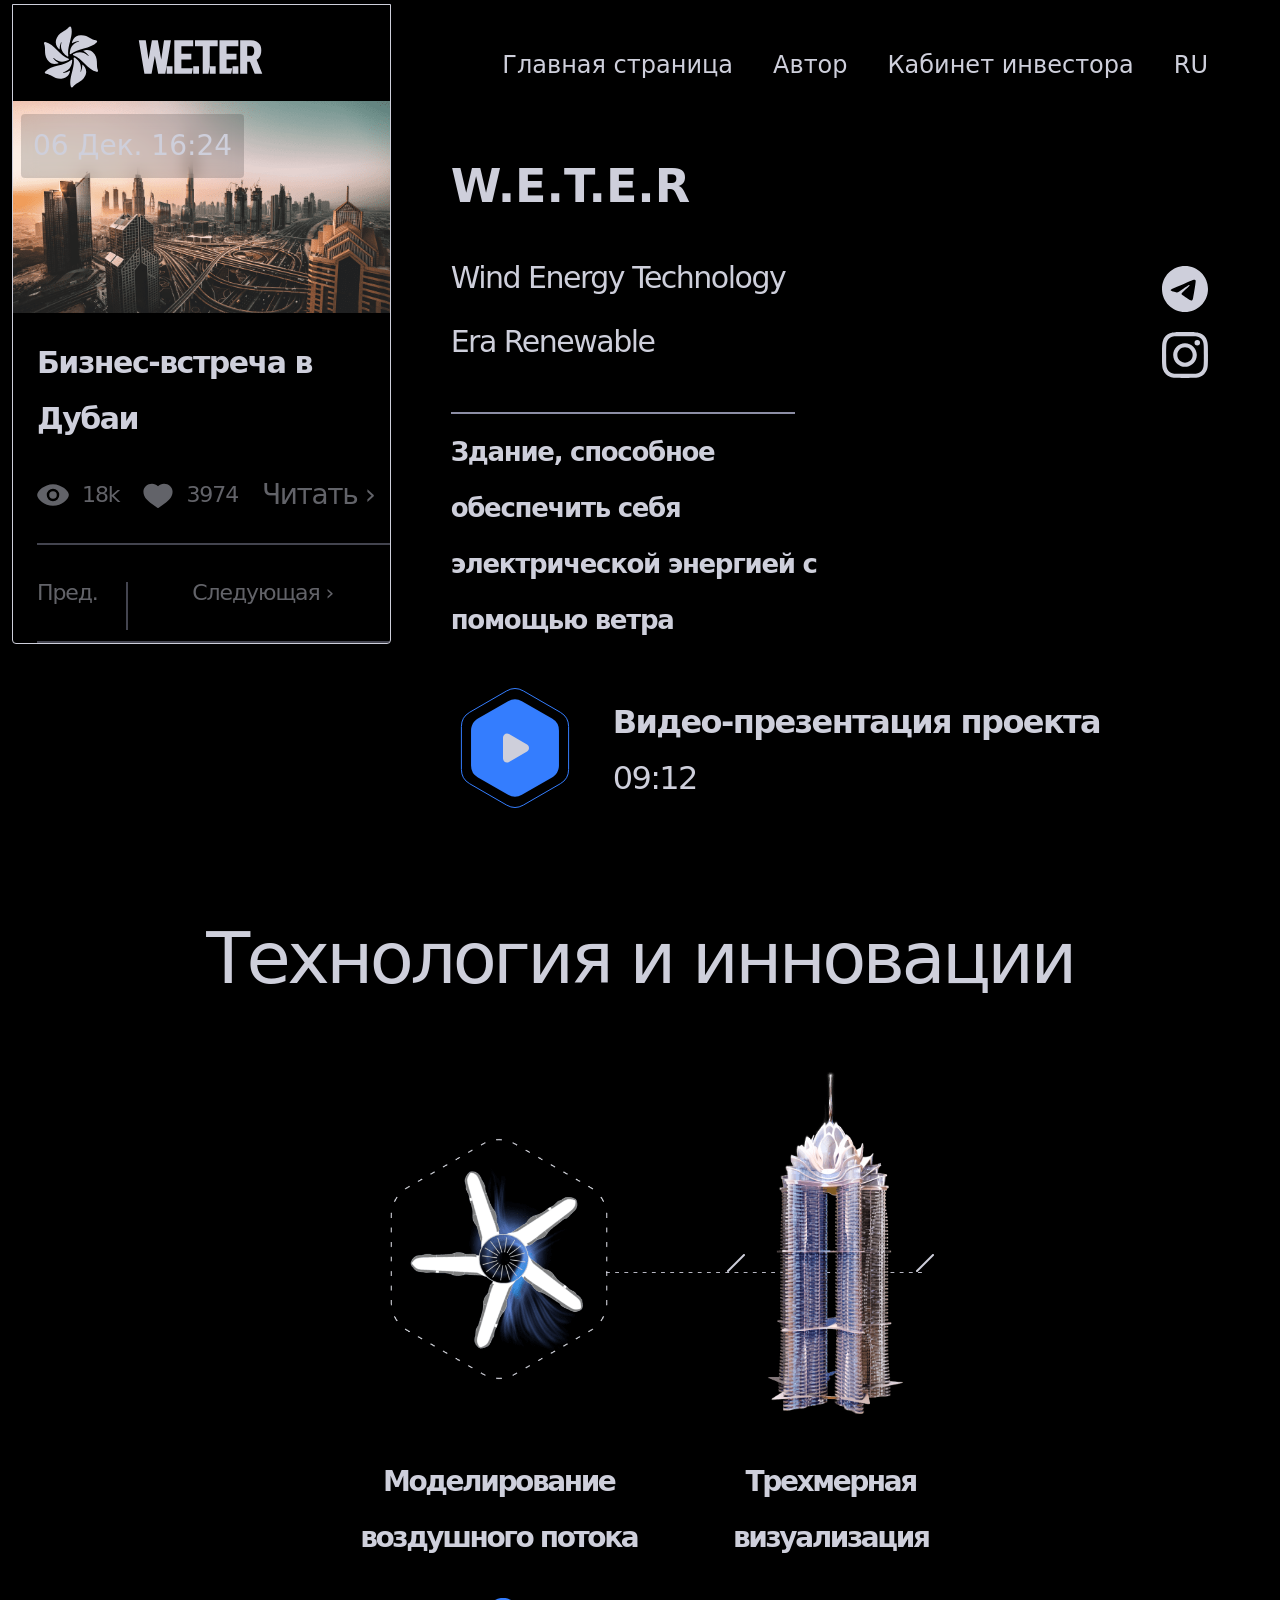
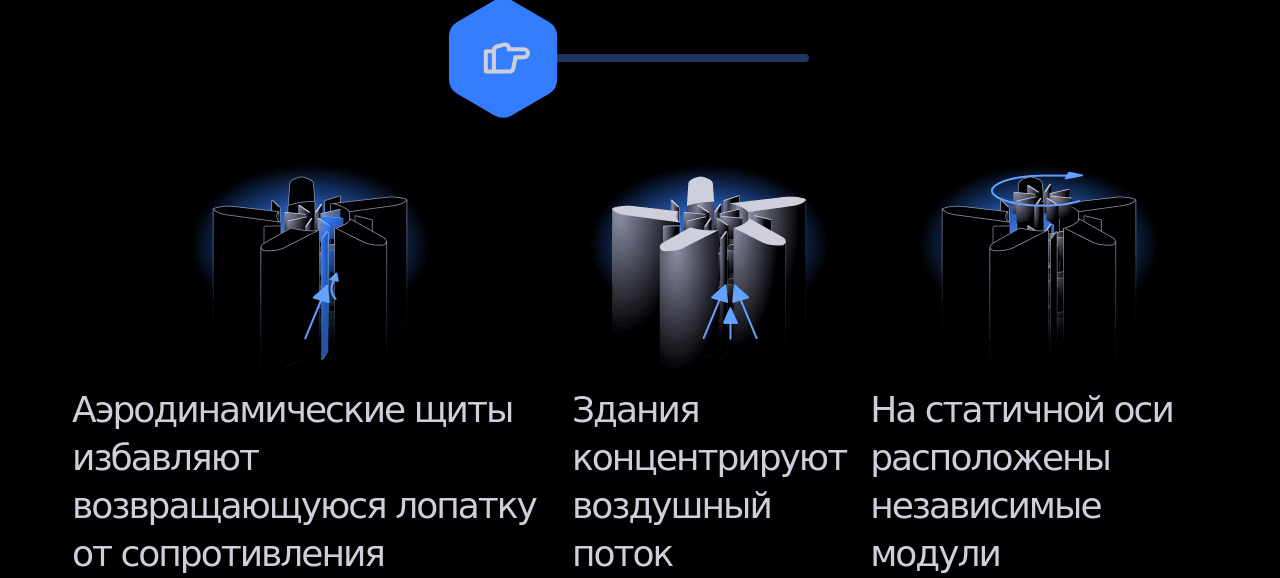
<file: index.html>
<!doctype html>
<html lang="en" class="no-js">
  <head>
    <meta charset="utf-8">
    <meta name="viewport" content="width=device-width,initial-scale=0.1">
    <meta name="google" content="notranslate">
    <meta name="format-detection" content="telephone=no">

    <title>W.E.T.E.R</title>
    <meta name="description" content="">
    <meta name="keywords" content="">

    <script>
      var docElement = document.documentElement;
      docElement.className = docElement.className.replace(/\bno-js\b/, '') + ' js';
    </script>

    

    <link rel="stylesheet" href="css/style.min.css?v=1688706337300">

  </head>
  <body>
    <div class="wrapper">
      <div class="container top">
  <div class="top__bg">
    <img src="../img/hero.png" alt="" class="top__bg-first">
    <img src="../img/hero-swap.png" alt="" class="top__bg-swap">
  </div>
    <header class="container header">
    <ul class="header__list">
      <li class="header__list-item header__list-item--logo undotted"><a href="#" class="header__list-link"><img src="./img/logo.svg" alt="bun company W.E.T.E.R" class="header__list-img"></a></li>
      <li class="header__list-item undotted"><a href="#" class="header__list-link"><img src="./img/logo-text.svg" alt="bun company W.E.T.E.R" class="header__list-img"></a></li>
      <li class="header__list-item header__list-item--main header__list-item--hidden undotted"><a href="#" class="header__list-link">Главная страница</a></li>
      <li class="header__list-item header__list-item--hidden undotted"><a href="#" class="header__list-link">Автор</a></li>
      <li class="header__list-item header__list-item--hidden undotted"><a href="#" class="header__list-link">Кабинет инвестора</a></li>
      <li class="header__list-item header__list-item--hidden undotted"><a href="#" class="header__list-link">RU</a></li>
      <li class="header__list-item header__list-item header__list-item--btn undotted"><button class="header__list-btn header__list-btn--js"></button></li>
    </ul>
  </header>
    <section class="container main">
    <div class="news">
      <div class="news__hero">
        <p class="news__hero-text">06 Дек. 16:24</p>
        <img src="./img/tangonan.png" alt="" class="news__hero-img">
      </div>
      <div class="news__info">
        <a href="#" class="news__info-title">Бизнес-встреча в Дубаи</a>
        <ul class="news__info-list news__info-list--top">
          <li class="news__info-item undotted"><img src="./img/eye.svg" alt="" class="news__info-img"><a href="#" class="news__info-link">18k</a></li>
          <li class="news__info-item undotted"><img src="./img/heart.svg" alt="" class="news__info-img"><a href="#" class="news__info-link">3974</a></li>
          <li class="news__info-item undotted"><a href="#" class="news__info-link news__info-link--read">Читать ›</a></li>
        </ul>
        <ul class="news__info-list news__info-list--nav">
          <li class="news__info-item--prev undotted"><a href="#" class="news__info-link news__info-link--prev">Пред.</a></li>
          <li class="news__info-item--next undotted"><a href="#" class="news__info-link">Следующая ›</a></li>
        </ul>
      </div>
    </div>
    <div class="banner">
      <div class="banner__top">
        <div>
          <p class="banner__text">W.E.T.E.R</p>
          <h1 class="banner__title">Wind Energy Technology
            Era Renewable</h1>
          <p class="banner__subtext">Здание, способное обеспечить себя электрической энергией с помощью ветра</p>
        </div>
        <div class="banner__social">
          <a class="banner__social-link" href="#"><img src="./img/tg.svg" alt="" class="banner__social-img"></a>
          <a class="banner__social-link" href="#"><img src="./img/inst.svg" alt="" class="banner__social-img"></a>
        </div>
      </div>
      <div class="banner__play">
        <a href="https://www.youtube.com/watch?v=URt5RjFAYaA&list=TLGG7E_F9DtfyJAxOTA2MjAyMw"><img src="./img/play.svg" alt=""></a>
        <ul class="banner__play-list">
          <li class="banner__play-item undotted"><p class="banner__play-text">Видео-презентация проекта</p></li>
          <li class="banner__play-item undotted"><p class="banner__play-text banner__play-text--time">09:12</p></li>
        </ul>
      </div>
    </div>
  </section>
  </div>
      <main>
        <section class="demonstration">
    <h2 class="demonstration__title">Технология и инновации</h2>
    <ul class="demonstration__list">
      <li class="demonstration__list-item undotted">
        <div class="demonstration__list-inner">
          <img src="./img/propeller.png" alt="" class="demonstration__list-img demonstration__list-img--propeller">
          <img src="./img/dotted.svg" alt="" class="demonstration__list-img demonstration__list-img--dotted">
        </div>
        <p class="demonstration__list-text">Моделирование воздушного потока</p>
      </li>
      <li class="demonstration__list-item undotted">
        <div class="demonstration__list-inner">
          <img src="./img/swif-left.svg" alt="">
          <img src="./img/building.png" alt="" class="demonstration__list-img demonstration__list-img--building">
          <img src="./img/swif-right.svg" alt="">
        </div>
        <p class="demonstration__list-text">Трехмерная визуализация</p>
      </li>
    </ul>
    <div class="demonstration__slide">
      <div class="demonstration__slide-track"></div>
      <div class="demonstration__slide-wrapper">
        <div class="demonstration__slide-inner">
          <img src="./img/hexagon.svg" alt="" class="demonstration__slide-hexagon">
          <img src="./img/Finger.svg" alt="" class="demonstration__slide-finger">
        </div>
      </div>
    </div>
  </section>
        <section class="container illustration">
    <ul class="illustration__list">
      <li class="illustration__list-item undotted">
        <img src="./img/Illustration.png" alt="" class="illustration__list-img">
        <p class="illustration__list-text">Аэродинамические щиты избавляют возвращающуюся лопатку от сопротивления</p>
      </li>
      <li class="illustration__list-item undotted">
        <img src="./img/Illustration2.png" alt="" class="illustration__list-img">
        <p class="illustration__list-text">Здания концентрируют воздушный поток</p>
      </li>
      <li class="illustration__list-item undotted">
        <img src="./img/Illustration3.png" alt="" class="illustration__list-img">
        <p class="illustration__list-text">На статичной оси расположены независимые модули</p>
      </li>
    </ul>
  </section>
      </main>
    </div>
    <script src="js/app.js" defer="defer"></script>
  </body>
</html>
</file>
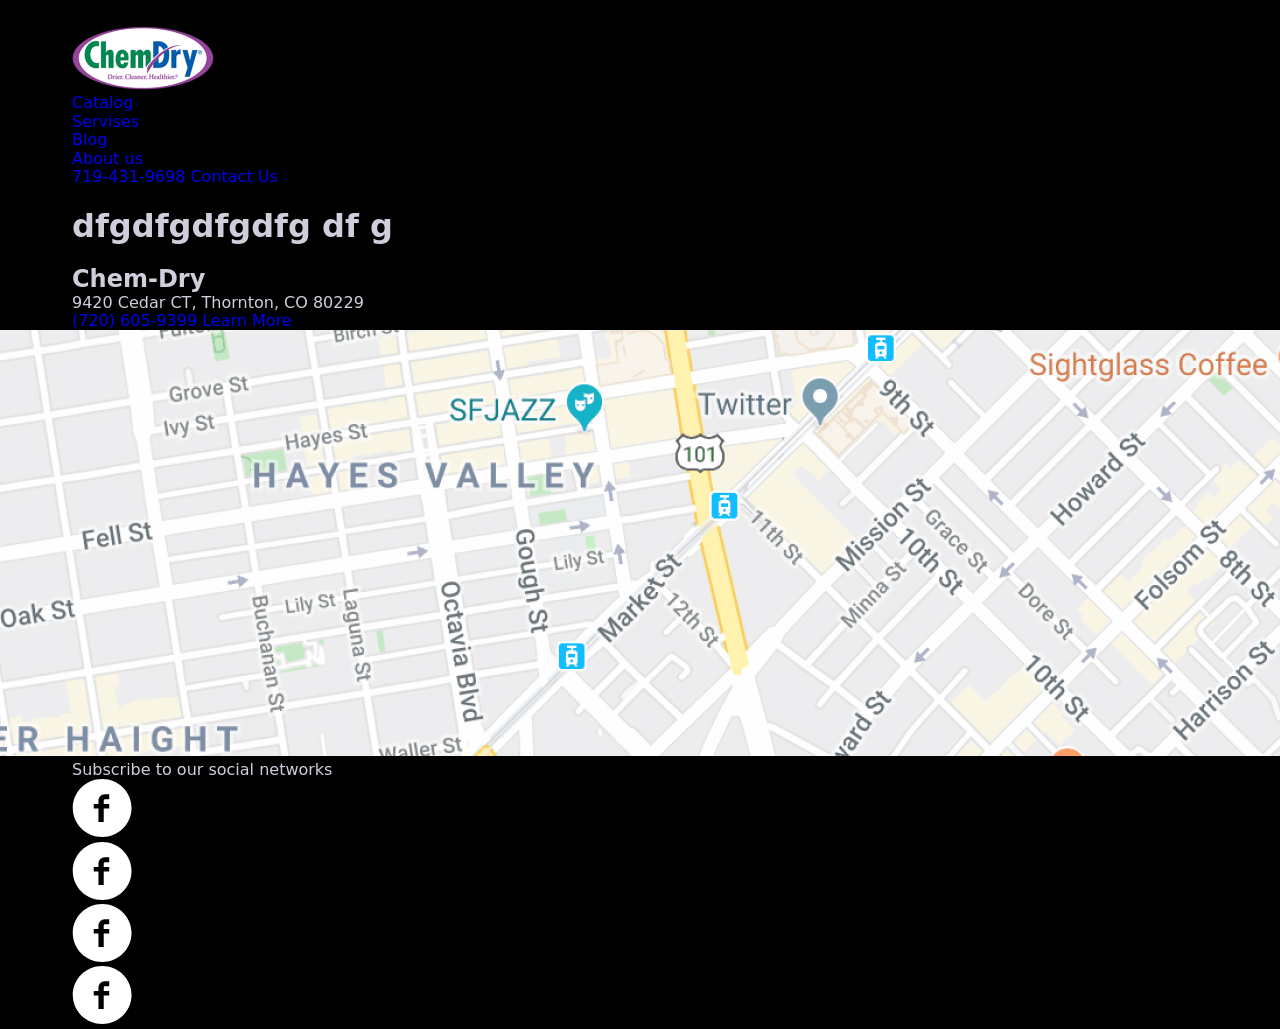
<file: bootstrap.html>
<!doctype html>
<html lang="en" class="no-js">
  <head>
    <meta charset="utf-8">
    <meta name="viewport" content="width=device-width">
    <meta name="google" content="notranslate">
    <meta name="format-detection" content="telephone=no">

    <title>DL Academy</title>
    <meta name="description" content="">
    <meta name="keywords" content="">

    <script>
      var docElement = document.documentElement;
      docElement.className = docElement.className.replace(/\bno-js\b/, '') + ' js';
    </script>

    

    <link rel="stylesheet" href="css/style.min.css?v=1667317847941">

  </head>
  <body>
    
    
	<header class="header container">
		<a href="/">
			<img src="img/logo.png" alt="">
		</a>
		<nav class="header-menu">
			<ul class="undotted header-list">
				<li>
					<a href="#" class="header-link">Catalog</a>
				</li>
				<li>
					<a href="#">Servises</a>
				</li>
				<li>
					<a href="#">Blog</a>
				</li>
				<li>
					<a href="#">About us</a>
				</li>
			</ul>
		</nav>
		<a href="tel:7194319698">719-431-9698</a>
		<a href="contact.html" class="button">Contact Us</a>
	</header>

	<main class="container">
        
        <h1>dfgdfgdfgdfg df g</h1>

	</main>
	<article class="map">
		<div class="container">
			<div class="map-wrapper">
				<h2>Chem-Dry</h2>
				<p>9420 Cedar CT, Thornton, CO 80229</p>
				<a href="tel:7206059399">(720) 605-9399</a>
				<a href="#" class="button button-secondary">Learn More</a>
			</div>
			
		</div>
		<img src="img/map.jpg" alt="" class="map-img">
	</article>

	<footer class="footer">
		<div class="container footer-wrapper">
			<p>Subscribe to our social networks</p>
			<ul class="undotted footer-social">
				<li>
					<a href="#">
						<img src="img/fb.svg" alt="">
					</a>
				</li>
				<li>
					<a href="#">
						<img src="img/fb.svg" alt="">
					</a>
				</li>
				<li>
					<a href="#">
						<img src="img/fb.svg" alt="">
					</a>
				</li>
				<li>
					<a href="#">
						<img src="img/fb.svg" alt="">
					</a>
				</li>
			</ul>
		</div>
		
	</footer>
  </body>
</html>
</file>
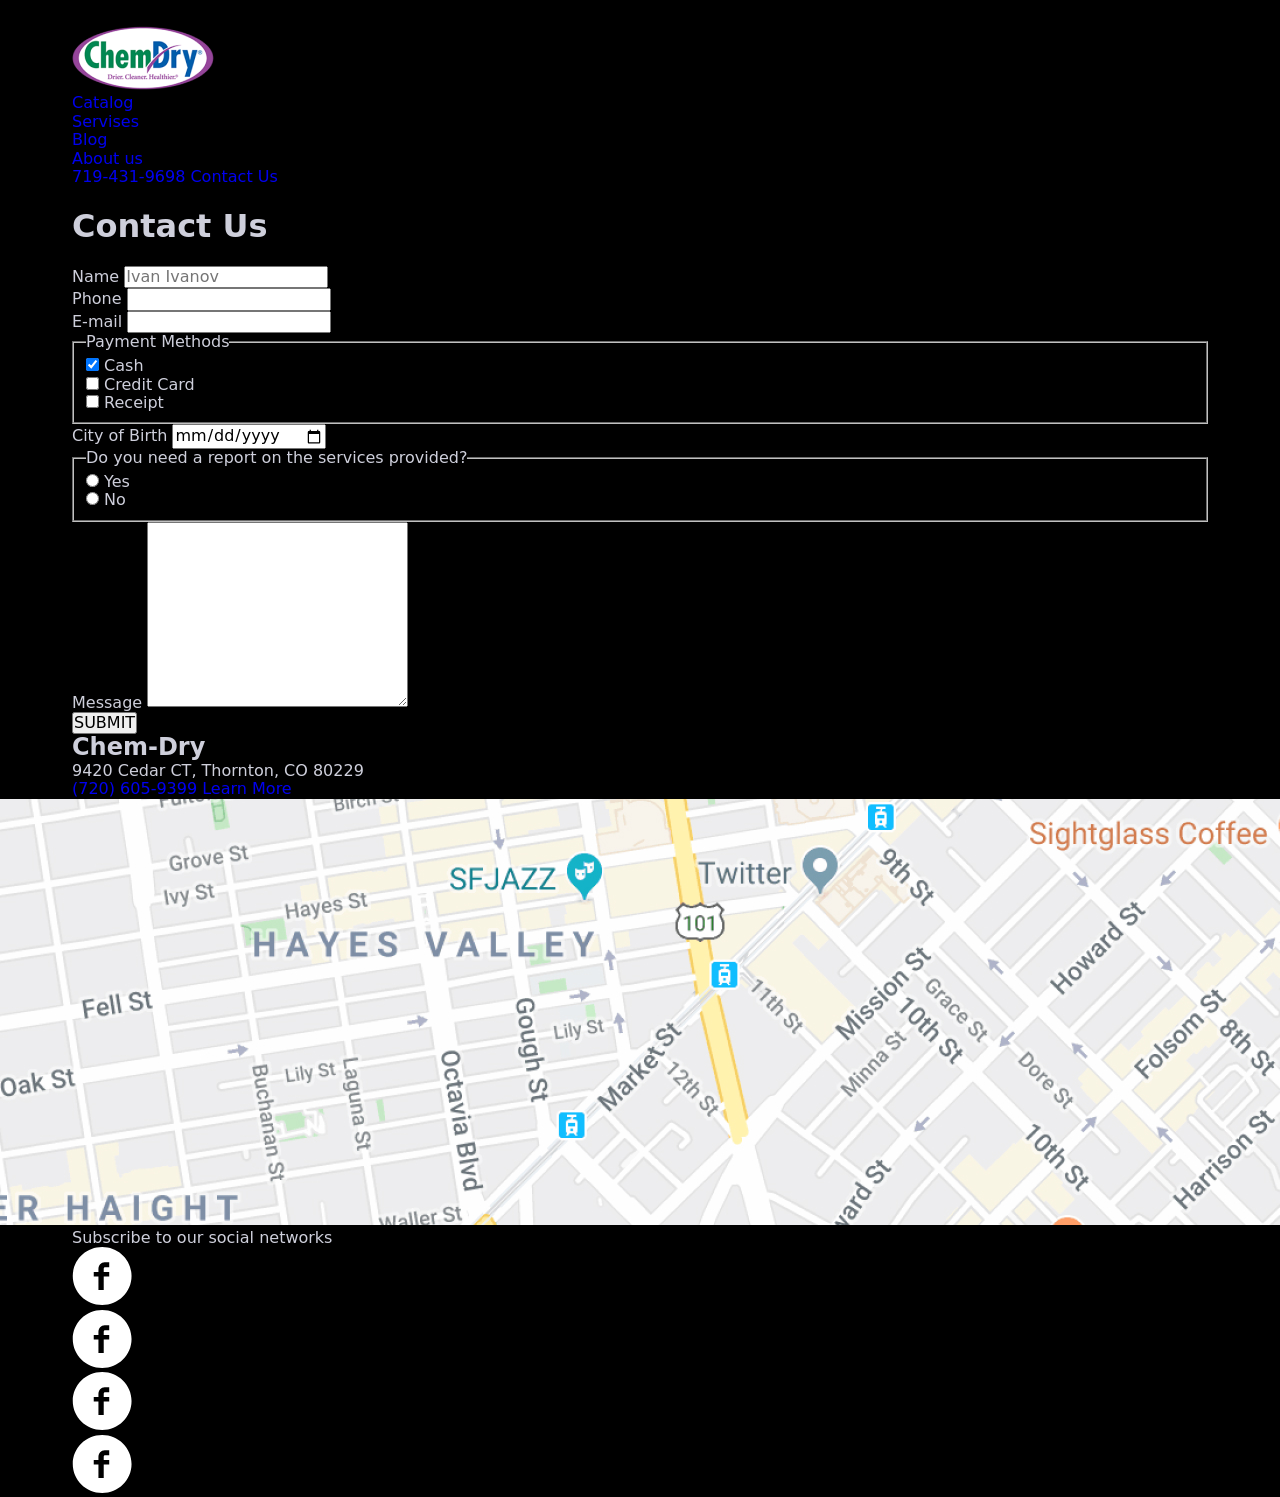
<file: contact.html>
<!doctype html>
<html lang="en" class="no-js">
  <head>
    <meta charset="utf-8">
    <meta name="viewport" content="width=device-width">
    <meta name="google" content="notranslate">
    <meta name="format-detection" content="telephone=no">

    <title>DL Academy</title>
    <meta name="description" content="">
    <meta name="keywords" content="">

    <script>
      var docElement = document.documentElement;
      docElement.className = docElement.className.replace(/\bno-js\b/, '') + ' js';
    </script>

    

    <link rel="stylesheet" href="css/style.min.css?v=1667317847941">

  </head>
  <body>
    
    
	<header class="header container">
		<a href="/">
			<img src="img/logo.png" alt="">
		</a>
		<nav class="header-menu">
			<ul class="undotted header-list">
				<li>
					<a href="#" class="header-link">Catalog</a>
				</li>
				<li>
					<a href="#">Servises</a>
				</li>
				<li>
					<a href="#">Blog</a>
				</li>
				<li>
					<a href="#">About us</a>
				</li>
			</ul>
		</nav>
		<a href="tel:7194319698">719-431-9698</a>
		<a href="contact.html" class="button">Contact Us</a>
	</header>

	<main class="container">
        <section>
            <h1 class="contact-title">Contact  Us</h1>
			<form action="#" class="contact-form">
				<div class="field-2-column">
					<div class="label-wrapper">
						<label for="input-name" class="">Name</label>
						<input type="text" id="input-name" class="" placeholder="Ivan Ivanov">
						
					</div>
					<div class="label-wrapper">
						<label for="input-phone" class="">Phone</label>
						<input type="tel" id="input-phone" class="">
					</div>
				</div>

				<label class="label-wrapper">
					<span>E-mail</span>
					<input type="email" class="">
				</label>

				<fieldset>
					<legend>Payment Methods</legend>
					<ul class="undotted contact-list">
						<li>
							<input type="checkbox" id="input-cash" class="checkbox-input" checked="checked">
							<label for="input-cash" class="checkbox-label">Сash</label>
						</li>
						<li>
							<input type="checkbox" id="input-card" class="checkbox-input">
							<label for="input-card" class="checkbox-label">Сredit Сard</label>
						</li>
						<li>
							<label class="">
								<input type="checkbox" class="checkbox-input">
								<span class="checkbox-label">Receipt</span>
							</label>
						</li>
					</ul>
				</fieldset>

					<label class="label-wrapper">
						<span>City of Birth</span>
						<input type="date" class="">
					</label>

				<fieldset>
					<legend>Do you need a report on the services provided?</legend>
					<ul class="undotted contact-list">
						<li>
							<input type="radio" id="input-yes" name="report" class="radio-input">
							<label for="input-yes" class="radio-label">Yes</label>
						</li>
						<li>
							<input type="radio" id="input-no" name="report" class="radio-input">
							<label for="input-no" class="radio-label">No</label>
						</li>
					</ul>
				</fieldset>

				<div class="label-wrapper">
					<label for="textarea">Message</label>
					<textarea name="" id="textarea" cols="30" rows="10"></textarea>
				</div>

				<button type="submit" class="button">SUBMIT</button>
			</form>
        </section>
	</main>
	<article class="map">
		<div class="container">
			<div class="map-wrapper">
				<h2>Chem-Dry</h2>
				<p>9420 Cedar CT, Thornton, CO 80229</p>
				<a href="tel:7206059399">(720) 605-9399</a>
				<a href="#" class="button button-secondary">Learn More</a>
			</div>
			
		</div>
		<img src="img/map.jpg" alt="" class="map-img">
	</article>

	<footer class="footer">
		<div class="container footer-wrapper">
			<p>Subscribe to our social networks</p>
			<ul class="undotted footer-social">
				<li>
					<a href="#">
						<img src="img/fb.svg" alt="">
					</a>
				</li>
				<li>
					<a href="#">
						<img src="img/fb.svg" alt="">
					</a>
				</li>
				<li>
					<a href="#">
						<img src="img/fb.svg" alt="">
					</a>
				</li>
				<li>
					<a href="#">
						<img src="img/fb.svg" alt="">
					</a>
				</li>
			</ul>
		</div>
		
	</footer>
  </body>
</html>
</file>
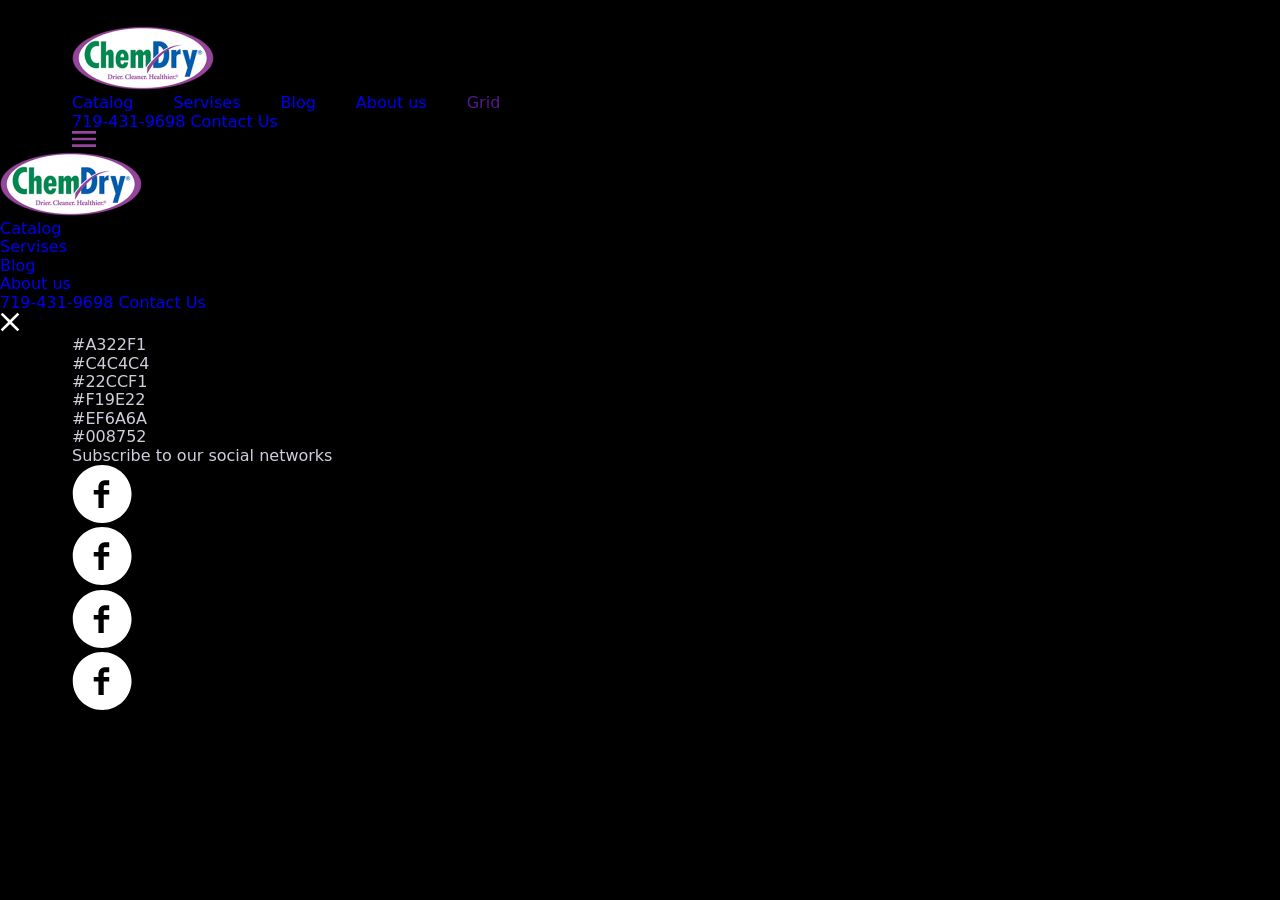
<file: grid.html>
<!doctype html>
<html lang="en" class="no-js">
  <head>
    <meta charset="utf-8">
    <meta name="viewport" content="width=device-width">
    <meta name="google" content="notranslate">
    <meta name="format-detection" content="telephone=no">

    <title>DL Academy</title>
    <meta name="description" content="">
    <meta name="keywords" content="">

    <script>
      var docElement = document.documentElement;
      docElement.className = docElement.className.replace(/\bno-js\b/, '') + ' js';
    </script>

    

    <link rel="stylesheet" href="css/style.min.css?v=1667317847941">

  </head>
  <body>
    
    
	<header class="header container">
    <a href="/">
        <img src="img/logo.png" alt="">
    </a>
    <nav class="header__menu">
        <ul class="undotted header__list">
            <li>
                <a href="#" class="header__link">Catalog</a>
            </li>
            <li>
                <a href="#">Servises</a>
            </li>
            <li>
                <a href="#">Blog</a>
            </li>
            <li>
                <a href="#">About us</a>
            </li>
            <li>
                <a href="">Grid</a>
            </li>
        </ul>
    </nav>
    <a href="tel:7194319698" class="header__phone">719-431-9698</a>
    <a href="contact.html" class="button">Contact Us</a>

    <div class="humburger">
        <svg width="24" height="16" viewBox="0 0 24 16" fill="none" xmlns="http://www.w3.org/2000/svg">
            <path d="M0 16H24V13.3333H0V16ZM0 9.33333H24V6.66667H0V9.33333ZM0 0V2.66667H24V0H0Z" fill="#95459A"/>
        </svg>            
    </div>
    
</header>

<div class="mobile-header">

    <div class="mobile-header__wrapper">
        <a href="/">
            <img src="img/logo.png" alt="">
        </a>
        <nav class="mobile-header__menu">
            <ul class="undotted mobile-header__list">
                <li>
                    <a href="#" class="mobile-header__link">Catalog</a>
                </li>
                <li>
                    <a href="#" class="mobile-header__link">Servises</a>
                </li>
                <li>
                    <a href="#" class="mobile-header__link">Blog</a>
                </li>
                <li>
                    <a href="#" class="mobile-header__link">About us</a>
                </li>
            </ul>
        </nav>
        <a href="tel:7194319698" class="mobile-header__phone">719-431-9698</a>
        <a href="contact.html" class="button">Contact Us</a>
    </div>

    <div class="mobile-header__close">
        <svg width="20" height="20" viewBox="0 0 20 20" fill="none" xmlns="http://www.w3.org/2000/svg">
            <path d="M19.3334 2.54663L17.4534 0.666626L10.0001 8.11996L2.54675 0.666626L0.666748 2.54663L8.12008 9.99996L0.666748 17.4533L2.54675 19.3333L10.0001 11.88L17.4534 19.3333L19.3334 17.4533L11.8801 9.99996L19.3334 2.54663Z" fill="white"/>
            </svg>
            
    </div>

</div>

	<main class="container">
		<div class="grid">
			<div class="grid__box_1">#A322F1</div>
			<div class="grid__box_2">#C4C4C4</div>
			<div class="grid__box_3">#22CCF1</div>
			<div class="grid__box_4">#F19E22</div>
			<div class="grid__box_5">#EF6A6A</div>
			<div class="grid__box_6">#008752</div>
		</div>

	</main>
	<footer class="footer">
  <div class="container footer-wrapper">
    <p>Subscribe to our social networks</p>
    <ul class="undotted footer-social">
      <li>
        <a href="#">
          <img src="img/fb.svg" alt="">
        </a>
      </li>
      <li>
        <a href="#">
          <img src="img/fb.svg" alt="">
        </a>
      </li>
      <li>
        <a href="#">
          <img src="img/fb.svg" alt="">
        </a>
      </li>
      <li>
        <a href="#">
          <img src="img/fb.svg" alt="">
        </a>
      </li>
    </ul>
  </div>
  
</footer>

  </body>
</html>
</file>
<file: css/style.min.css>
/*! normalize.css v8.0.1 | MIT License | github.com/necolas/normalize.css */html{-webkit-text-size-adjust:100%;line-height:1.15}body{margin:0}main{display:block}h1{font-size:2em;margin:.67em 0}hr{box-sizing:content-box;height:0;overflow:visible}pre{font-family:monospace,monospace;font-size:1em}a{background-color:transparent}abbr[title]{border-bottom:none;text-decoration:underline;-webkit-text-decoration:underline dotted;text-decoration:underline dotted}b,strong{font-weight:bolder}code,kbd,samp{font-family:monospace,monospace;font-size:1em}small{font-size:80%}sub,sup{font-size:75%;line-height:0;position:relative;vertical-align:baseline}sub{bottom:-.25em}sup{top:-.5em}img{border-style:none}button,input,optgroup,select,textarea{font-family:inherit;font-size:100%;line-height:1.15;margin:0}button,input{overflow:visible}button,select{text-transform:none}[type=button],[type=reset],[type=submit],button{-webkit-appearance:button}[type=button]::-moz-focus-inner,[type=reset]::-moz-focus-inner,[type=submit]::-moz-focus-inner,button::-moz-focus-inner{border-style:none;padding:0}[type=button]:-moz-focusring,[type=reset]:-moz-focusring,[type=submit]:-moz-focusring,button:-moz-focusring{outline:1px dotted ButtonText}fieldset{padding:.35em .75em .625em}legend{box-sizing:border-box;color:inherit;display:table;max-width:100%;padding:0;white-space:normal}progress{vertical-align:baseline}textarea{overflow:auto}[type=checkbox],[type=radio]{box-sizing:border-box;padding:0}[type=number]::-webkit-inner-spin-button,[type=number]::-webkit-outer-spin-button{height:auto}[type=search]{-webkit-appearance:textfield;outline-offset:-2px}[type=search]::-webkit-search-decoration{-webkit-appearance:none}::-webkit-file-upload-button{-webkit-appearance:button;font:inherit}details{display:block}summary{display:list-item}.u-svg-wrapper,[hidden],template{display:none}.u-hidden{display:none!important}.u-visuallyhidden{clip:rect(0 0 0 0);border:0;height:1px;margin:-1px;overflow:hidden;padding:0;position:absolute;white-space:nowrap;width:1px}.u-invisible{visibility:hidden}html{-webkit-text-size-adjust:none;-moz-text-size-adjust:none;text-size-adjust:none;-webkit-tap-highlight-color:transparent;box-sizing:border-box}*,:after,:before{box-sizing:inherit;margin:0;padding:0}body,html{-webkit-font-smoothing:antialiased;-moz-osx-font-smoothing:grayscale;background-color:#000;color:#cecfdb;font-family:system-ui,-apple-system,BlinkMacSystemFont,Segoe UI,Roboto,Helvetica Neue,Helvetica,Arial,sans-serif,Apple Color Emoji,Segoe UI Emoji,Segoe UI Symbol;height:100%;margin:0;min-height:100%}a{text-decoration:none}.undotted{list-style-type:none}.wrapper{height:100%;position:relative}@font-face{font-display:swap;font-family:Inter;font-style:normal;font-weight:700;src:url(../fonts/Inter-Bold.woff2) format("woff2"),url(../fonts/Inter-Bold.woff) format("woff")}@font-face{font-display:swap;font-family:Inter;font-style:normal;font-weight:500;src:url(../fonts/Inter-Medium.woff2) format("woff2"),url(../fonts/Inter-Medium.woff) format("woff")}.container{margin:0 auto;padding:0 72px}.top{padding:0}.top,.top__bg{position:relative}.top__bg-first{-webkit-animation:fade 5s ease-in-out infinite forwards;animation:fade 5s ease-in-out infinite forwards;opacity:1}.top__bg-first,.top__bg-swap{left:0;position:absolute;top:0;width:100%;z-index:1}.top__bg-swap{-webkit-animation:fade 5s ease-in-out 3s infinite forwards;animation:fade 5s ease-in-out 3s infinite forwards;opacity:0}@-webkit-keyframes fade{0%{opacity:0}12.12%{opacity:1}35.35%{opacity:1}45.45%{opacity:1}85.45%{opacity:0}to{opacity:0}}@keyframes fade{0%{opacity:0}12.12%{opacity:1}35.35%{opacity:1}45.45%{opacity:1}85.45%{opacity:0}to{opacity:0}}.header{max-width:1920px;padding-top:26px;position:relative;z-index:65}.header__list{align-items:center;-moz-column-gap:40px;column-gap:40px;display:flex}@media (max-width:950px){.header__list{-moz-column-gap:20px;column-gap:20px}}.header__list-btn{background-image:url(../img/burger.png);background-position:50%;background-repeat:no-repeat;background-size:cover;border:none;height:25px;width:25px}.header__list-btn--close{background:none;border:none}.header__list-item--btn{display:none}@media (max-width:800px){.header__list-item--btn{display:block;margin-left:auto}}.header__list-item--main{margin-left:auto}.header__list-item--logo{margin-left:-28px}@media (max-width:800px){.header__list-item--hidden{display:none}}.header__list-link{color:#cecfdb;font-size:24px;font-style:normal;font-weight:500;line-height:48px}@media (max-width:1080px){.header__list-link{font-size:20px}}@media (max-width:950px){.header__list-link{font-size:18px}}.header__list-logo{align-items:center;-moz-column-gap:8px;column-gap:8px;display:flex;margin-bottom:11px;margin-left:24px;padding-top:96px}.header__list-img{max-width:100%}@media (max-width:950px){.header__list-img{max-width:70%}}.header-mobile__list{display:none;position:absolute;right:-500px;top:50%}.open{background:rgba(41,36,42,.5);border-radius:5px;display:block;padding:20px;position:absolute;right:0;top:50%;z-index:10}.main{display:grid;grid-template-columns:repeat(12,1fr);grid-template-rows:repeat(1,150px);max-width:1920px}.news{border:1px solid #cecfdb;border-radius:0 0 4px 4px;display:flex;flex-direction:column;grid-column:1/5;grid-row:1/3;height:-webkit-fit-content;height:-moz-fit-content;height:fit-content;left:-60px;overflow:hidden;position:relative;top:-100px;width:100%;z-index:55}.news__hero{padding-top:96px;position:relative}.news__hero-text{-webkit-backdrop-filter:blur(8px);backdrop-filter:blur(8px);background:rgba(0,0,2,.16);border-radius:4px;font-size:36px;font-style:normal;font-weight:500;left:8px;line-height:48px;margin-top:101px;padding:8px 12px;position:absolute;top:8px}@media (max-width:1500px){.news__hero-text{font-size:28px}}@media (max-width:1000px){.news__hero-text{font-size:18px;padding:2px 6px}}.news__hero-img{max-width:100%}.news__info{margin-top:18px}.news__info-title{color:#cecfdb;display:inline-block;font-size:32px;font-style:normal;font-weight:700;letter-spacing:-.05em;line-height:56px;margin-bottom:24px;margin-left:24px;max-width:305px}@media (max-width:1500px){.news__info-title{font-size:30px}}@media (max-width:950px){.news__info-title{font-size:18px;line-height:29px;margin-bottom:10px;max-width:186px}}.news__info-list{align-items:center;border-bottom:2px solid #8c8ea5;-moz-column-gap:24px;column-gap:24px;display:flex;margin-left:24px;max-width:444px;opacity:.48;padding-bottom:24px}@media (max-width:1230px){.news__info-list--top{align-items:flex-start;flex-direction:column}}@media (max-width:950px){.news__info-list--top{padding-bottom:10px}}.news__info-list--nav{display:flex;margin-left:24px;padding-bottom:24px;padding-top:24px}@media (max-width:1120px){.news__info-list--nav{align-items:flex-start;flex-direction:column}}@media (max-width:950px){.news__info-list--nav{padding-bottom:10px;padding-top:10px}}.news__info-item{align-items:center;display:flex}.news__info-item--prev{margin-right:24%}@media (max-width:1530px){.news__info-item--prev{margin-right:20%}}@media (max-width:1120px){.news__info-item--prev{margin-right:7%}}.news__info-item--next{margin-right:24px}.news__info-img{margin-right:13px}@media (max-width:950px){.news__info-img{width:24px}}.news__info-link{color:#cecfdb;font-size:28px;font-style:normal;font-weight:500;letter-spacing:-.05em;line-height:48px;position:relative}@media (max-width:1500px){.news__info-link{font-size:22px}}@media (max-width:950px){.news__info-link{font-size:18px;line-height:29px}}.news__info-link--prev:after{background:#8c8ea5;content:"";display:block;height:2px;position:absolute;right:-88%;top:25px;transform:rotate(-90deg);width:48px}@media (max-width:1230px){.news__info-link--prev:after{top:16px}}@media (max-width:1120px){.news__info-link--prev:after{right:0;top:40px;transform:rotate(0deg);width:55px}}@media (max-width:950px){.news__info-link--prev:after{top:28px;width:44px}}.news__info-link--read{font-size:32px;position:relative}@media (max-width:1500px){.news__info-link--read{font-size:28px}}@media (max-width:950px){.news__info-link--read{font-size:22px}}.banner{display:grid;grid-column:5/13;grid-row:1/3;z-index:55}@media (max-width:1500px){.banner{gap:36px}}@media (max-width:800px){.banner{grid-column:1/13}}.banner__top{display:grid;gap:30px;grid-template-columns:1fr -webkit-max-content;grid-template-columns:1fr max-content;justify-content:space-between;margin-top:42px}.banner__text{font-size:56px;font-style:normal;font-weight:700;line-height:80px}@media (max-width:1300px){.banner__text{font-size:46px}}@media (max-width:950px){.banner__text{font-size:36px}}@media (max-width:420px){.banner__text{font-size:34px}}.banner__title{font-size:44px;font-style:normal;font-weight:500;letter-spacing:-.05em;line-height:64px;max-width:608px;position:relative}@media (max-width:1300px){.banner__title{font-size:30px;max-width:344px}}@media (max-width:950px){.banner__title{font-size:28px;line-height:46px;max-width:290px}}@media (max-width:420px){.banner__title{font-size:26px;line-height:36px}}.banner__title:after{background:#8c8ea5;bottom:-40px;content:"";display:block;height:2px;position:absolute;width:100%}@media (max-width:950px){.banner__title:after{bottom:-14px}}.banner__subtext{font-size:32px;font-style:normal;font-weight:700;letter-spacing:-.05em;line-height:56px;margin-top:50px;max-width:500px}@media (max-width:1300px){.banner__subtext{font-size:26px;max-width:410px}}@media (max-width:950px){.banner__subtext{font-size:20px;line-height:32px;margin:0;max-width:310px}}@media (max-width:420px){.banner__subtext{font-size:14px;line-height:22px}}.banner__play{align-items:center;-moz-column-gap:34px;column-gap:34px;display:flex}@media (max-width:420px){.banner__play{-moz-column-gap:14px;column-gap:14px}}.banner__play-list{display:flex;flex-direction:column}.banner__play-text{font-size:32px;font-style:normal;font-weight:700;letter-spacing:-.05em;line-height:56px}@media (max-width:1030px){.banner__play-text{font-size:26px;max-width:344px}}@media (max-width:950px){.banner__play-text{font-size:20px;line-height:32px}}.banner__play-text--time{font-weight:500}.banner__social{align-content:flex-start;display:grid;gap:16px;grid-template-columns:1fr;padding-top:120px}.banner__social-img{height:46px;width:46px}.demonstration{align-items:center;display:flex;flex-direction:column;margin:184px auto 0;max-width:1920px;position:relative;z-index:50}@media (max-width:1300px){.demonstration{margin-top:94px}}@media (max-width:1000px){.demonstration{margin-top:50px}}.demonstration__title{font-size:88px;font-style:normal;font-weight:500;letter-spacing:-.05em;line-height:96px;margin-bottom:96px;text-align:center}@media (max-width:1500px){.demonstration__title{font-size:72px;margin-bottom:66px}}@media (max-width:1000px){.demonstration__title{font-size:60px;margin-bottom:44px}}@media (max-width:800px){.demonstration__title{font-size:48px;margin-bottom:44px}}@media (max-width:665px){.demonstration__title{font-size:38px;margin-bottom:14px}}@media (max-width:424px){.demonstration__title{font-size:26px}}.demonstration__list{align-items:center;display:flex;gap:24px;justify-content:space-evenly;width:50%}.demonstration__list-item{align-items:center;align-self:flex-end;display:flex;flex-direction:column;height:100%;position:relative}.demonstration__list-inner{align-items:center;display:flex;justify-content:center;position:relative}.demonstration__list-img--propeller{margin-bottom:70px;max-width:70%}@media (max-width:1200px){.demonstration__list-img--propeller{max-width:350px}}@media (max-width:1000px){.demonstration__list-img--propeller{max-width:280px}}@media (max-width:800px){.demonstration__list-img--propeller{max-width:228px}}@media (max-width:665px){.demonstration__list-img--propeller{max-width:176px}}@media (max-width:424px){.demonstration__list-img--propeller{max-width:120px}}.demonstration__list-img--dotted{left:80%;position:absolute;top:43%;width:90%}.demonstration__list-img--building{max-width:66%}.demonstration__list-text{font-size:28px;font-weight:700;letter-spacing:-2.4px;line-height:56px;text-align:center}.demonstration__slide{cursor:pointer;display:flex;flex-direction:column;justify-content:center;margin-top:88px;padding-left:10%;padding-right:10%;position:relative;width:46.4%}.demonstration__slide-track{background-color:#233360;border-radius:8px;height:8px;width:100%}.demonstration__slide-wrapper{height:121px;left:calc(9.5% + 50px);position:absolute;width:101px}.demonstration__slide-inner{align-items:center;display:flex;position:absolute}.demonstration__slide-finger{left:31%;position:absolute}.illustration{margin-top:99px;max-width:1920px;position:relative;z-index:50}.illustration__list{-moz-column-gap:24px;column-gap:24px;display:flex;justify-content:center}.illustration__list-item{align-items:center;display:flex;flex-direction:column;max-width:476px}.illustration__list-img{width:240px}.illustration__list-text{color:#cecfdb;font-size:36px;font-weight:500;letter-spacing:-2px;line-height:48px}@media (min-width:1290px){.illustration__list-text{font-size:26px}}
</file>
